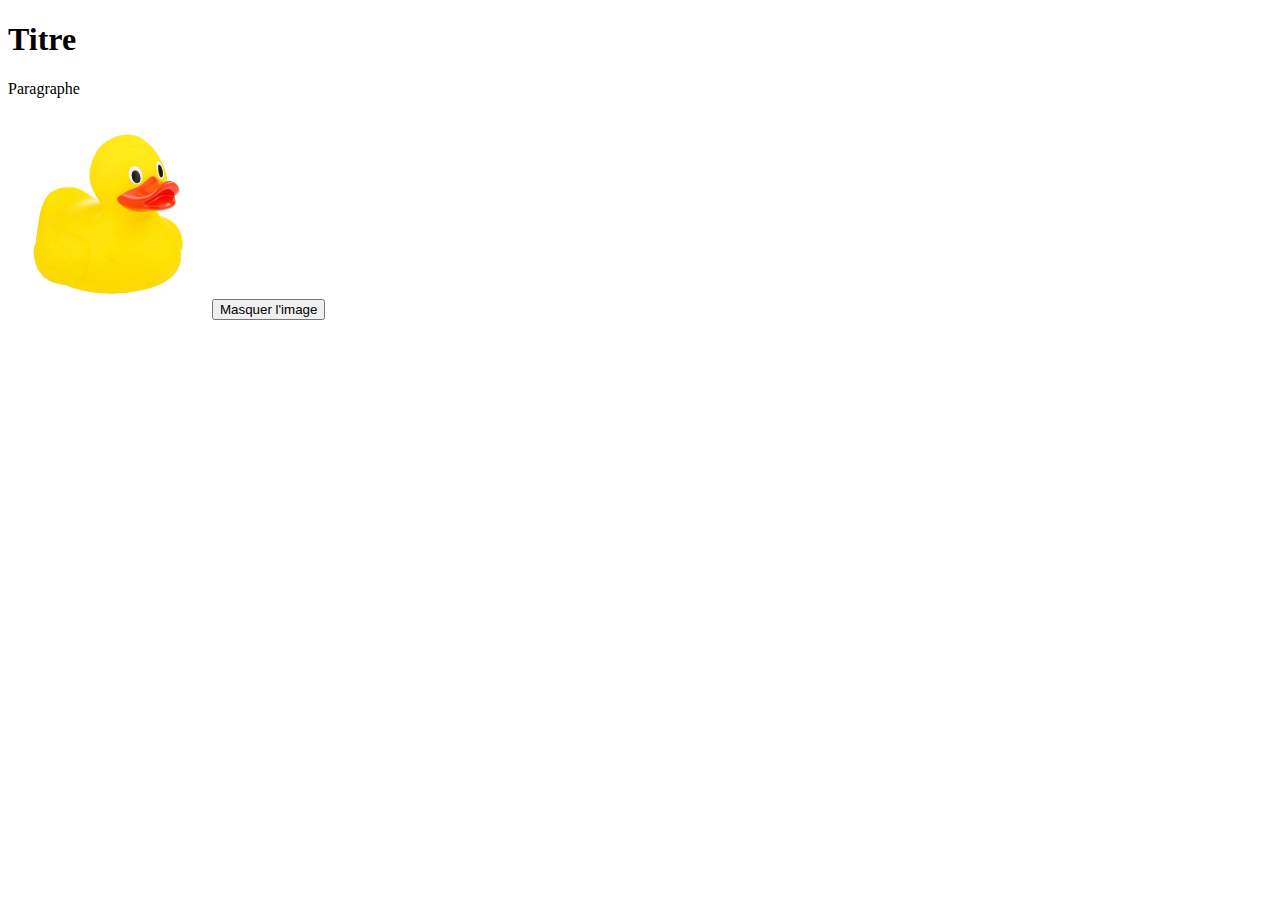
<file: Exo3/index.html>
<!DOCTYPE html>
<html lang="fr">
<head>
  <meta charset="UTF-8">
  <title>Exo 3</title>
</head>
<body>

  <h1 id="titre">Titre</h1>

  <p id="p1">Paragraphe</p>

  <img id="img2" src="image.jpg" alt="image" width="200">
  <button id="mask">Masquer l'image</button>

  <script src="scripts.js"></script>
</body>
</html>
</file>
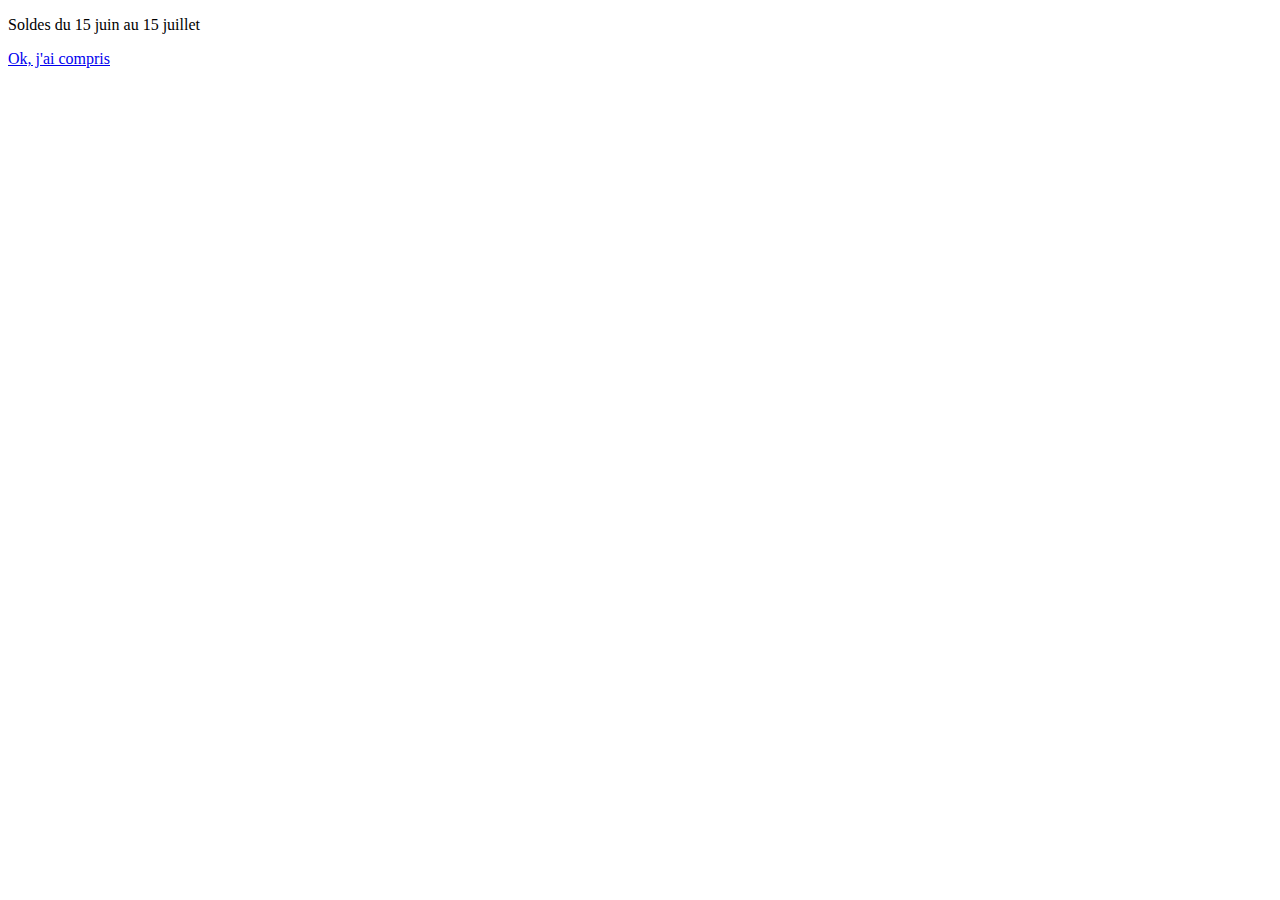
<file: Exo5/index.html>
<!DOCTYPE html>
<html lang="fr">
<head>
  <meta charset="UTF-8">
  <title>Exo 5</title>
  <link rel="stylesheet" href="style.css">
</head>
<body>

  <div id="soldes">
    <p>Soldes du 15 juin au 15 juillet</p>
    <a href="#" id="close">Ok, j'ai compris</a>
  </div>

  <script src="scripts.js"></script>
</body>
</html>
</file>
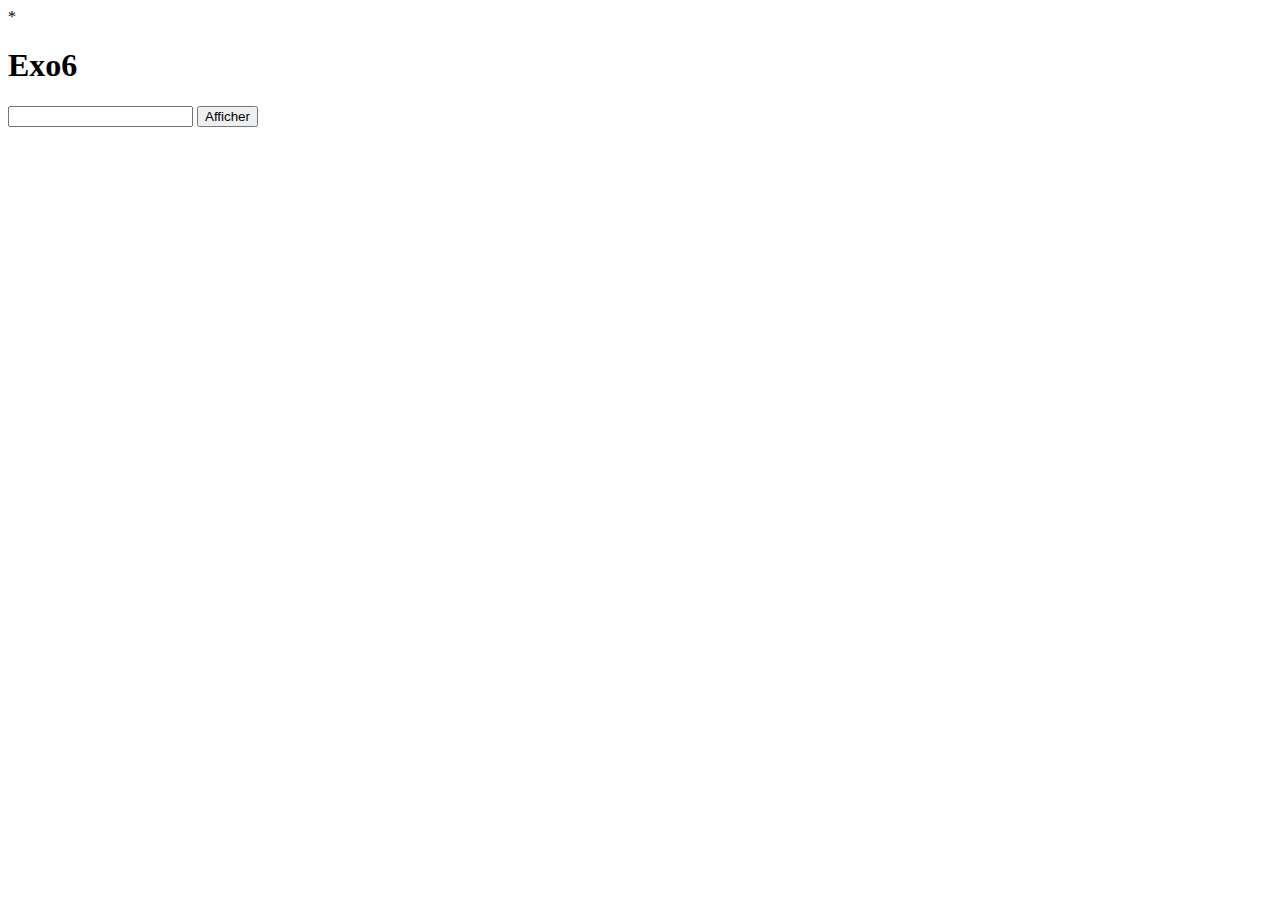
<file: Exo6/index.html>
<!DOCTYPE html>
<html lang="fr">
<head>
  <meta charset="UTF-8" />
  <title>Exo 6</title>*
    <script src="Scripts.js" defer></script>
</head>
<body>

    <h1>Exo6</h1>
    <input type="password" id="password" value=""/>
    <button id="afficher">Afficher</button>

</body>
</html>
</file>
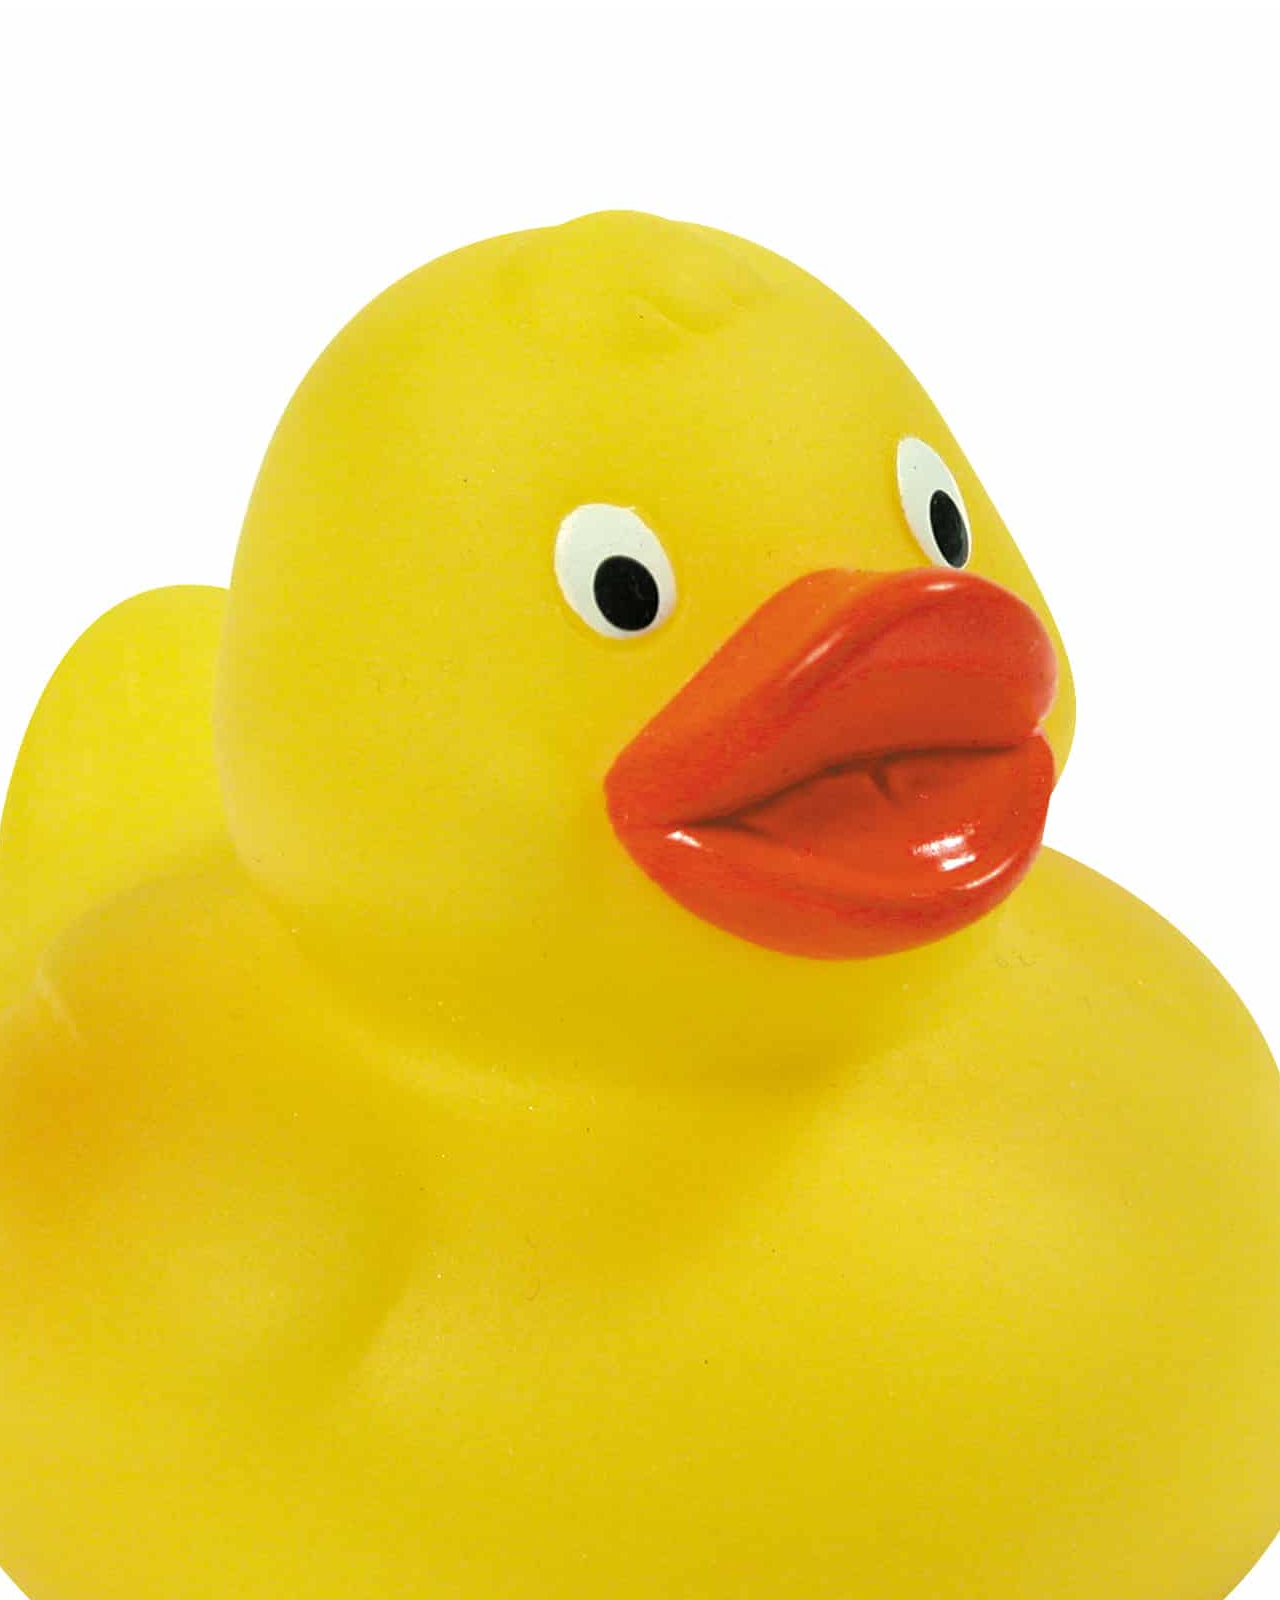
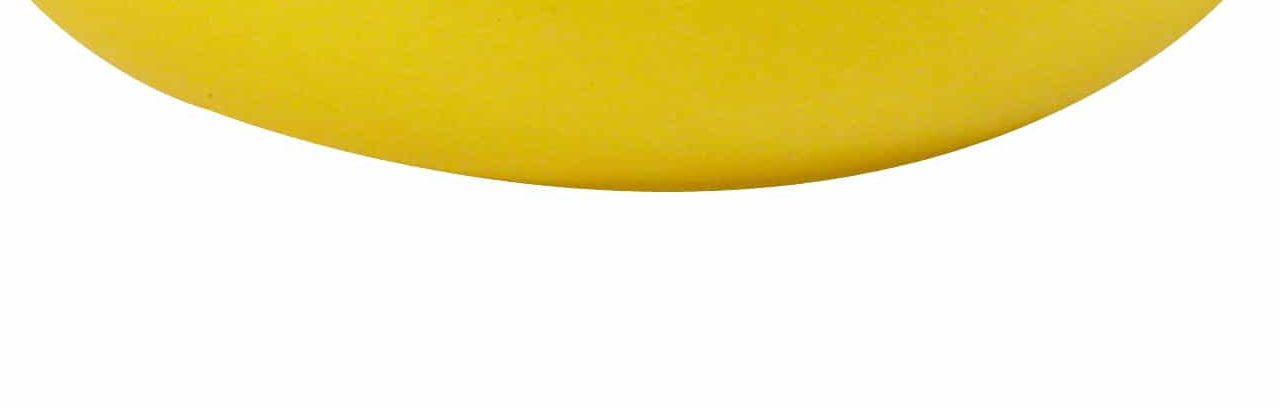
<file: Exo8/base.html>
<!DOCTYPE html>
<html lang="fr">
<head>
    <meta charset="UTF-8">
    <meta name="viewport" content="width=device-width, initial-scale=1.0">
    <title>EXO8</title>
    <link rel="stylesheet" href="style.css">
    <script src="Scripts.js" defer></script>
</head>
<body>
    <div>
    <img id="image" src="RubberDuck.jpg" alt="DUCK">
    <br>
    <button id="Masquer">Masquer l'image</button>
</div>  
</body>
</html>
</file>
<file: Exo5/style.css>
#soldes.hidden {
  display: none;
}
</file>
<file: Exo8/style.css>
div {
    display: flex;
    justify-content: center;
    gap: 10px;
    align-items: center;
    
}
</file>
